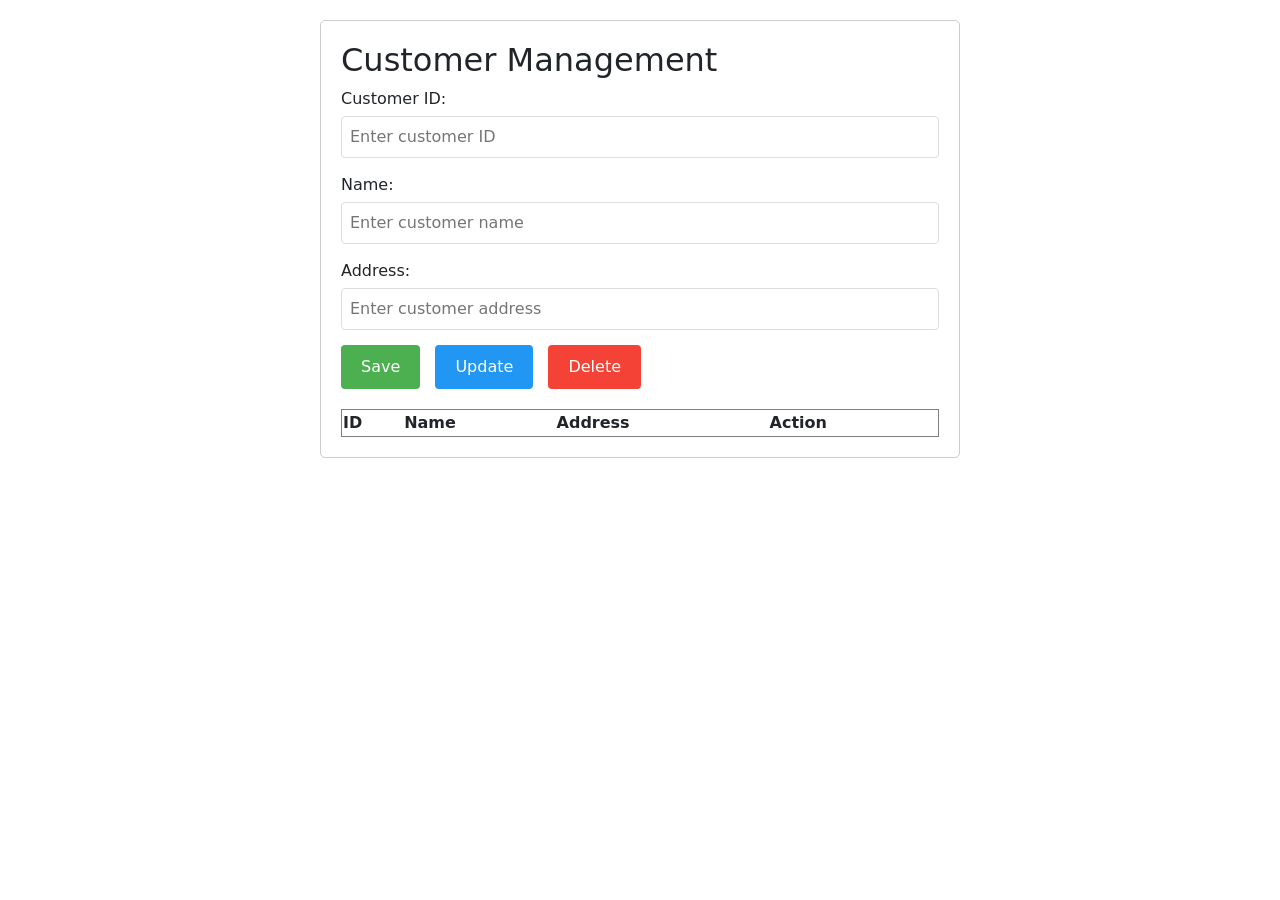
<file: 11_Frontend/index.html>
<!DOCTYPE html>
<html lang="en">
<head>
    <meta charset="UTF-8">
    <title>Customer Form</title>
    <link rel="stylesheet" href="css/bootstrap.css">
    <!-- Add jQuery -->
    <script src="https://code.jquery.com/jquery-3.6.0.min.js"></script>
    <style>
        .form-container {
            width: 50%;
            margin: 20px auto;
            padding: 20px;
            border: 1px solid #ccc;
            border-radius: 5px;
        }
        .form-group {
            margin-bottom: 15px;
        }
        label {
            display: block;
            margin-bottom: 5px;
        }
        input[type="text"] {
            width: 100%;
            padding: 8px;
            border: 1px solid #ddd;
            border-radius: 4px;
        }
        .btn {
            padding: 10px 20px;
            border: none;
            border-radius: 4px;
            cursor: pointer;
            margin-right: 10px;
        }
        .btn-save {
            background-color: #4CAF50;
            color: white;
        }
        .btn-update {
            background-color: #2196F3;
            color: white;
        }
        .btn-delete {
            background-color: #f44336;
            color: white;
        }
        .action-btn {
            padding: 5px 10px;
            margin: 2px;
            border: none;
            border-radius: 3px;
            cursor: pointer;
            color: white;
        }
        .edit-btn {
            background-color: #2196F3;
        }
        .delete-btn {
            background-color: #f44336;
        }
    </style>
</head>
<body>
<div class="form-container">
    <h2>Customer Management</h2>
    <form id="customerForm">
        <div class="form-group">
            <label for="customerId">Customer ID:</label>
            <input type="text" id="customerId" name="id" placeholder="Enter customer ID">
        </div>

        <div class="form-group">
            <label for="customerName">Name:</label>
            <input type="text" id="customerName" name="name" placeholder="Enter customer name">
        </div>

        <div class="form-group">
            <label for="customerAddress">Address:</label>
            <input type="text" id="customerAddress" name="address" placeholder="Enter customer address">
        </div>

        <div class="form-group">
            <button type="button" class="btn btn-save" id="saveBtn">Save</button>
            <button type="button" class="btn btn-update" id="updateBtn">Update</button>
            <button type="button" class="btn btn-delete" id="deleteBtn">Delete</button>
        </div>
    </form>

    <table id="customerTable" border="1" style="width: 100%; margin-top: 20px;">
        <thead>
        <tr>
            <th>ID</th>
            <th>Name</th>
            <th>Address</th>
            <th>Action</th>
        </tr>
        </thead>
        <tbody>
        </tbody>
    </table>
</div>
<script src="js/bootstrap.js"></script>
<script src="js/script.js"></script>
</body>
</html>
</file>
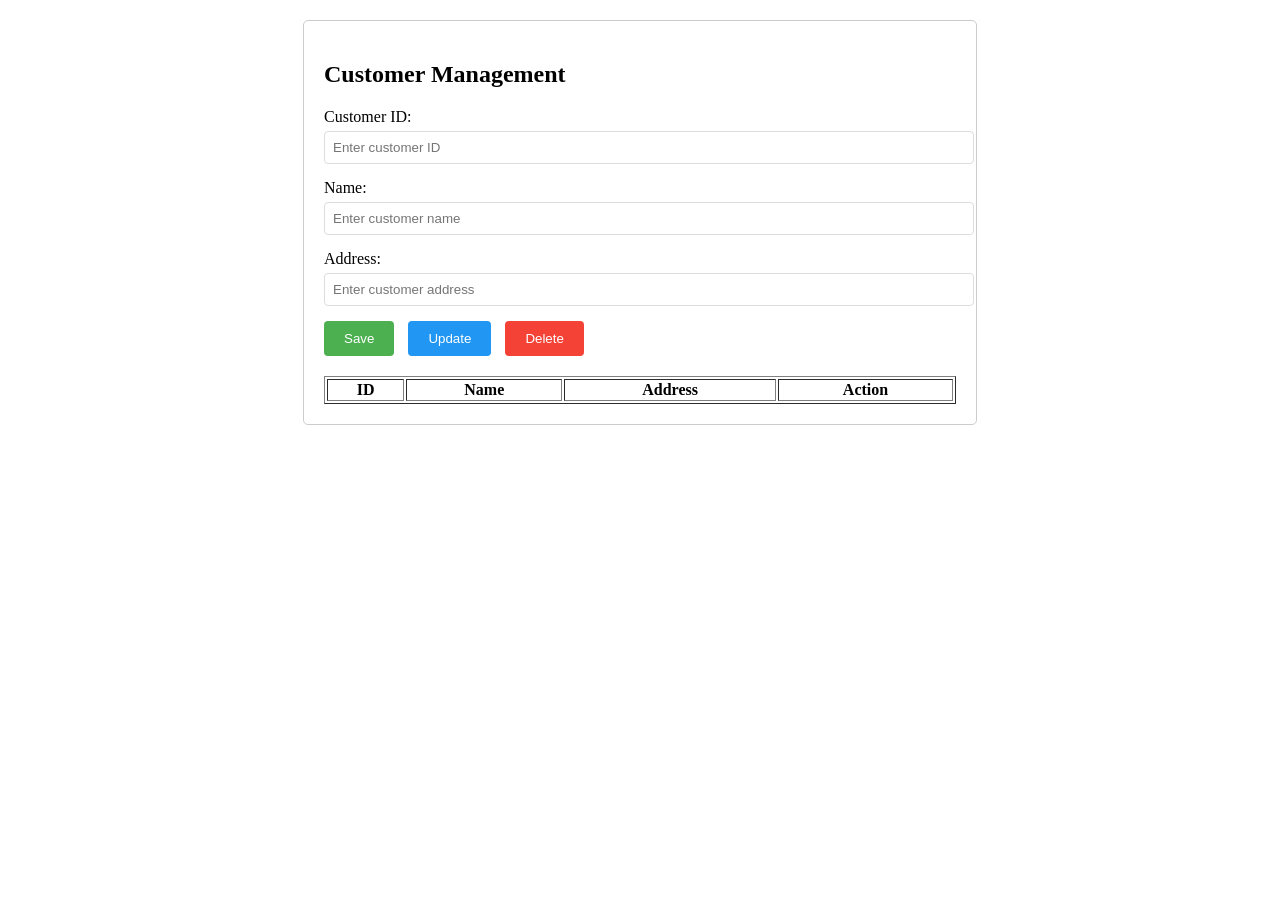
<file: 09_RestControllers/web/WEB-INF/views/index.html>
<!DOCTYPE html>
<html lang="en">
<head>
    <meta charset="UTF-8">
    <title>Customer Form</title>
    <style>
        .form-container {
            width: 50%;
            margin: 20px auto;
            padding: 20px;
            border: 1px solid #ccc;
            border-radius: 5px;
        }
        .form-group {
            margin-bottom: 15px;
        }
        label {
            display: block;
            margin-bottom: 5px;
        }
        input[type="text"] {
            width: 100%;
            padding: 8px;
            border: 1px solid #ddd;
            border-radius: 4px;
        }
        .btn {
            padding: 10px 20px;
            border: none;
            border-radius: 4px;
            cursor: pointer;
            margin-right: 10px;
        }
        .btn-save {
            background-color: #4CAF50;
            color: white;
        }
        .btn-update {
            background-color: #2196F3;
            color: white;
        }
        .btn-delete {
            background-color: #f44336;
            color: white;
        }
    </style>
</head>
<body>
<div class="form-container">
    <h2>Customer Management</h2>
    <form id="customerForm">
        <div class="form-group">
            <label for="customerId">Customer ID:</label>
            <input type="text" id="customerId" name="id" placeholder="Enter customer ID">
        </div>

        <div class="form-group">
            <label for="customerName">Name:</label>
            <input type="text" id="customerName" name="name" placeholder="Enter customer name">
        </div>

        <div class="form-group">
            <label for="customerAddress">Address:</label>
            <input type="text" id="customerAddress" name="address" placeholder="Enter customer address">
        </div>

        <div class="form-group">
            <button type="button" class="btn btn-save" onclick="saveCustomer()">Save</button>
            <button type="button" class="btn btn-update" onclick="updateCustomer()">Update</button>
            <button type="button" class="btn btn-delete" onclick="deleteCustomer()">Delete</button>
        </div>
    </form>

    <table id="customerTable" border="1" style="width: 100%; margin-top: 20px;">
        <thead>
        <tr>
            <th>ID</th>
            <th>Name</th>
            <th>Address</th>
            <th>Action</th>
        </tr>
        </thead>
        <tbody>
        </tbody>
    </table>
</div>
</body>
</html>
</file>
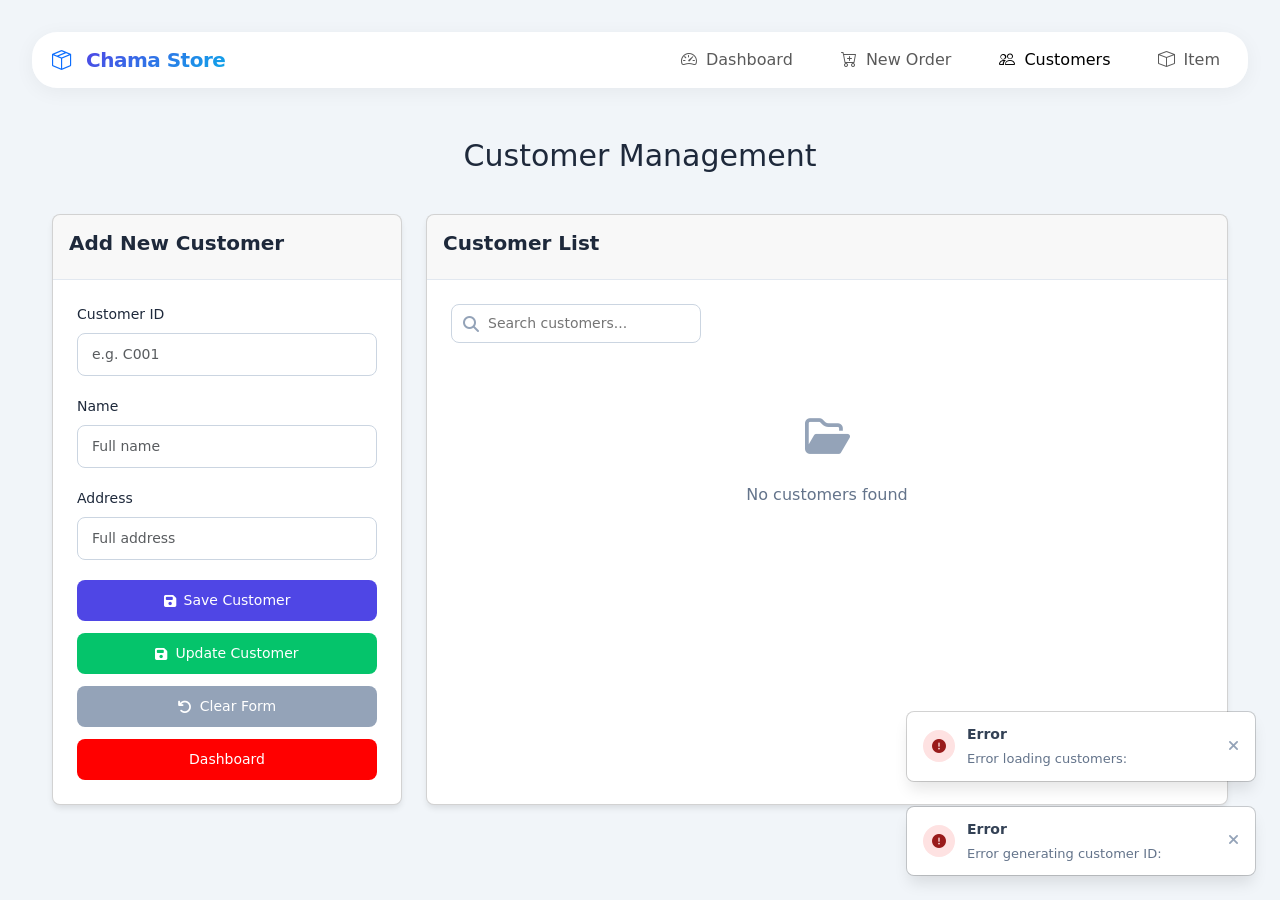
<file: 14_Springboot_Frontend/target/classes/lk/ijse/customer.html>
<!DOCTYPE html>
<html lang="en">
<head>
    <meta charset="UTF-8">
    <meta name="viewport" content="width=device-width, initial-scale=1.0">
    <title>Customer Management</title>
    <link rel="stylesheet" href="https://cdnjs.cloudflare.com/ajax/libs/font-awesome/6.4.0/css/all.min.css">
    <link href="https://cdn.jsdelivr.net/npm/bootstrap@5.3.2/dist/css/bootstrap.min.css" rel="stylesheet">
    <link href="https://cdn.jsdelivr.net/npm/bootstrap-icons@1.11.1/font/bootstrap-icons.css" rel="stylesheet">
    <link rel="stylesheet" href="css/customer.css">
    <script src="componnent/components.js"></script>
</head>
<body>
<!--Navigation Component-->
<div id="nav-placeholder"></div>

<div class="container">
    <header style="display: flex ;align-items: center; justify-content: center ; gap: 50px" >
        <h1>Customer Management</h1>
    </header>


    <div class="content-wrapper">
        <!-- Form Card -->
        <div class="card">
            <div class="card-header">
                <h2 class="card-title" id="formTitle">Add New Customer</h2>
            </div>
            <div class="card-body">
                <form id="customerForm">
                    <div class="form-group">
                        <label for="customerId">Customer ID</label>
                        <input type="text" class="form-control" id="customerId" placeholder="e.g. C001" required>
                    </div>
                    <div class="form-group">
                        <label for="customerName">Name</label>
                        <input type="text" class="form-control" id="customerName" placeholder="Full name" required>
                    </div>
                    <div class="form-group">
                        <label for="customerAddress">Address</label>
                        <input type="text" class="form-control" id="customerAddress" placeholder="Full address">
                    </div>

                    <button type="submit" class="btn btn-block" id="saveCustomerBtn">
                        <i class="fas fa-save"></i> Save Customer
                    </button>

                    <button type="submit" class="btn btn-block" id="updateCustomerBtn" style="background-color: #05c46b; margin-top: 0.75rem;">
                        <i class="fas fa-save"></i> Update Customer
                    </button>

                    <button type="button" class="btn btn-block" id="resetFormBtn" style="background-color: #94a3b8; margin-top: 0.75rem;">
                        <i class="fas fa-undo"></i> Clear Form
                    </button>
                    <button type="button" class="btn btn-block" id="dashboardBtn" style="background-color: #ff0000; margin-top: 0.75rem;">
                        <a href="dashboard.html" style="text-decoration: none; color: white;">Dashboard</a>
                    </button>

                    <div id="confirmDelete" class="confirm-delete">
                        <p class="confirm-message">Are you sure you want to delete this customer? This action cannot be undone.</p>
                        <div class="confirm-actions">
                            <button type="button" class="btn btn-sm" id="cancelDeleteBtn" style="background-color: #94a3b8;">
                                Cancel
                            </button>
                            <button type="button" class="btn btn-sm btn-danger" id="confirmDeleteBtn">
                                <i class="fas fa-trash"></i> Delete
                            </button>
                        </div>
                    </div>
                </form>
            </div>
        </div>

        <!-- Table Card -->
        <div class="card">
            <div class="card-header">
                <h2 class="card-title">Customer List</h2>
            </div>
            <div class="card-body">
                <div class="table-controls">
                    <div class="search-container">
                        <i class="fas fa-search search-icon"></i>
                        <input type="text" class="search-input" id="searchInput" placeholder="Search customers...">
                    </div>
                </div>

                <div style="overflow-x: auto;">
                    <table id="customerTable">
                        <thead>
                        <tr>
                            <th>ID</th>
                            <th>Name</th>
                            <th>Address</th>
                            <th>Actions</th>
                        </tr>
                        </thead>
                        <tbody id="customerTableBody">
                        <!-- Customer data will be loaded here -->
                        </tbody>
                    </table>

                    <div id="emptyTable" class="empty-table">
                        <div class="empty-icon">
                            <i class="far fa-folder-open"></i>
                        </div>
                        <p>No customers found</p>
                    </div>
                </div>
            </div>
        </div>
    </div>
</div>

<div class="toast-container" id="toastContainer"></div>

<script src="js/jquery-3.7.1.min.js"></script>
<!-- Before closing body tag -->
<script src="https://cdn.jsdelivr.net/npm/bootstrap@5.3.2/dist/js/bootstrap.bundle.min.js"></script>
<script>
    $(document).ready(function() {
        // Load navbar
        $("#navbar-container").load("navbar.html", function(response, status, xhr) {
            if (status == "error") {
                console.log("Error loading navbar: " + xhr.status + " " + xhr.statusText);
            } else {
                // After navbar is loaded, set active state
                $('.nav-link').removeClass('active');
                $('[data-page="customer"]').addClass('active');
            }
        });
    });
</script>
<script src="js/customer.js"></script>
</body>
</html>
</file>
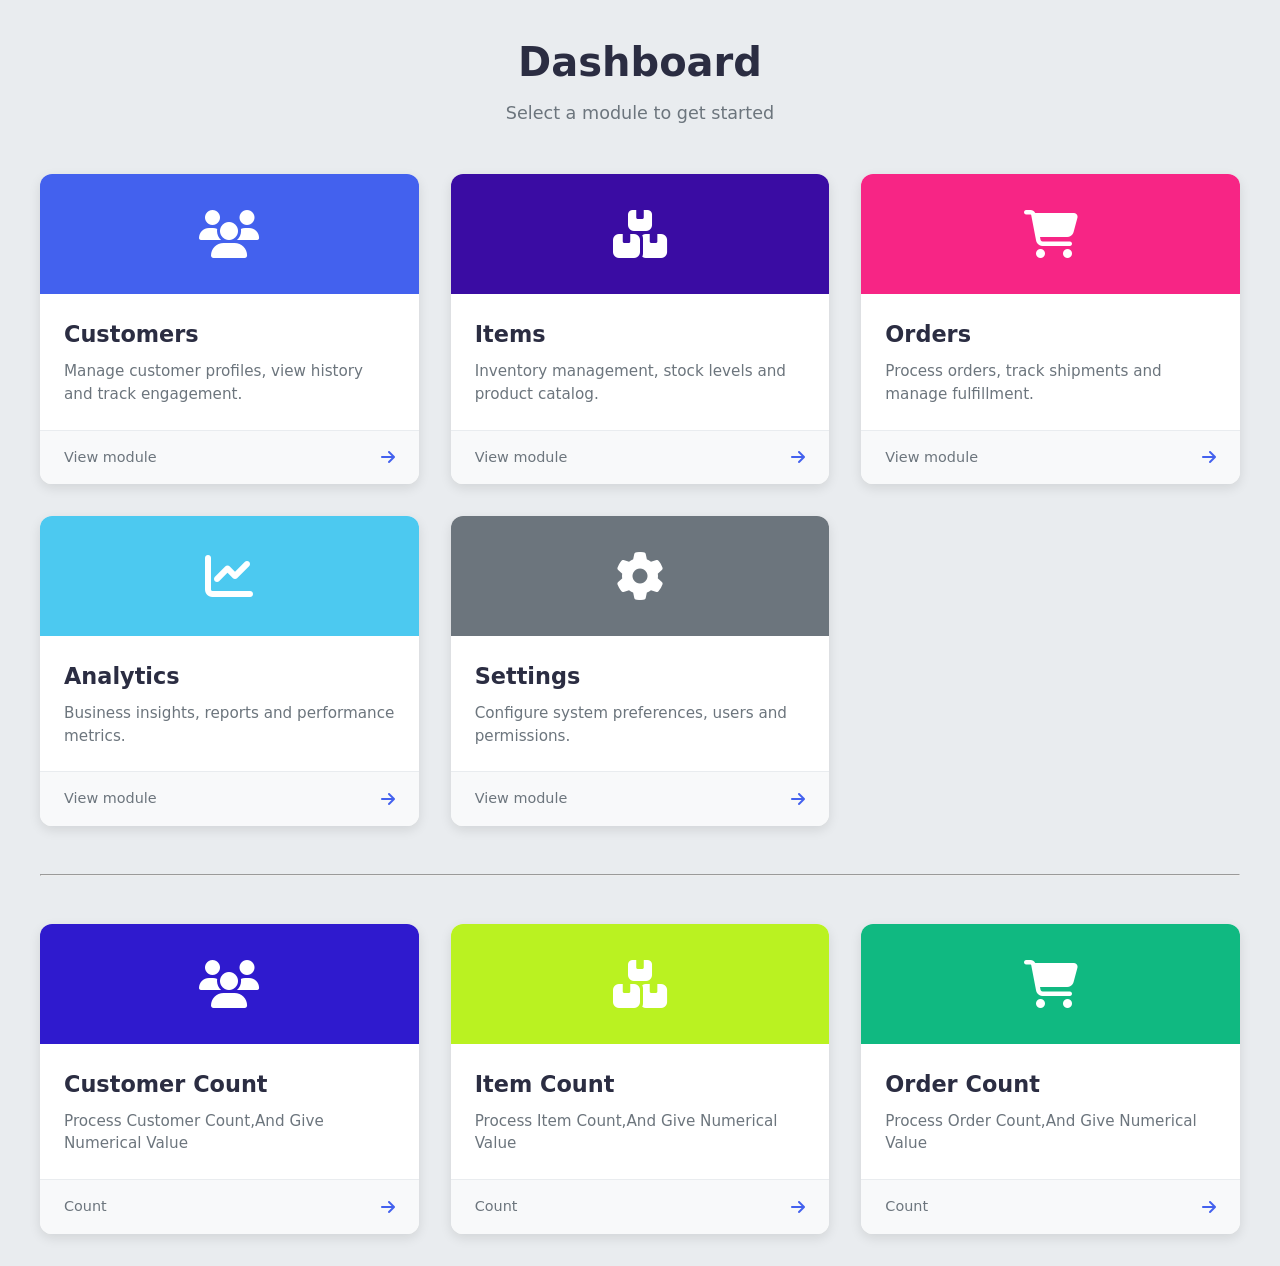
<file: 14_Springboot_Frontend/target/classes/lk/ijse/dashboard.html>
<!DOCTYPE html>
<html lang="en">
<head>
    <meta charset="UTF-8">
    <meta name="viewport" content="width=device-width, initial-scale=1.0">
    <title>Dashboard</title>
    <link rel="stylesheet" href="https://cdnjs.cloudflare.com/ajax/libs/font-awesome/6.4.0/css/all.min.css">
    <link rel="stylesheet" href="css/dashboard.css">
</head>
<body>
<div class="container">
    <header>
        <h1>Dashboard</h1>
        <p class="subtitle">Select a module to get started</p>
    </header>

    <div class="cards-grid">
        <!-- Customers Card -->
        <a href="customer.html" class="card" data-page="customers">
            <div class="card-icon" style="background-color: #4361ee;">
                <i class="fas fa-users"></i>
            </div>
            <div class="card-content">
                <h2 class="card-title">Customers</h2>
                <p class="card-description">Manage customer profiles, view history and track engagement.</p>
            </div>
            <div class="card-footer">
                <span>View module</span>
                <i class="fas fa-arrow-right"></i>
            </div>
        </a>

        <!-- Items Card -->
        <a href="item.html" class="card" data-page="items">
            <div class="card-icon" style="background-color: #3a0ca3;">
                <i class="fas fa-boxes"></i>
            </div>
            <div class="card-content">
                <h2 class="card-title">Items</h2>
                <p class="card-description">Inventory management, stock levels and product catalog.</p>
            </div>
            <div class="card-footer">
                <span>View module</span>
                <i class="fas fa-arrow-right"></i>
            </div>
        </a>

        <!-- Orders Card -->
        <a href="order.html" class="card" data-page="orders">
            <div class="card-icon" style="background-color: #f72585;">
                <i class="fas fa-shopping-cart"></i>
            </div>
            <div class="card-content">
                <h2 class="card-title">Orders</h2>
                <p class="card-description">Process orders, track shipments and manage fulfillment.</p>
            </div>
            <div class="card-footer">
                <span>View module</span>
                <i class="fas fa-arrow-right"></i>
            </div>
        </a>

        <!-- Analytics Card -->
        <a href="orderDetails.html" class="card" data-page="analytics">
            <div class="card-icon" style="background-color: #4cc9f0;">
                <i class="fas fa-chart-line"></i>
            </div>
            <div class="card-content">
                <h2 class="card-title">Analytics</h2>
                <p class="card-description">Business insights, reports and performance metrics.</p>
            </div>
            <div class="card-footer">
                <span>View module</span>
                <i class="fas fa-arrow-right"></i>
            </div>
        </a>

        <!-- Settings Card -->
        <a href="#" class="card" data-page="settings">
            <div class="card-icon" style="background-color: #6c757d;">
                <i class="fas fa-cog"></i>
            </div>
            <div class="card-content">
                <h2 class="card-title">Settings</h2>
                <p class="card-description">Configure system preferences, users and permissions.</p>
            </div>
            <div class="card-footer">
                <span>View module</span>
                <i class="fas fa-arrow-right"></i>
            </div>
        </a>
    </div>

    <br><br>
    <hr>
    <br><br>

    <div class="cards-grid">
        <!-- Orders Card -->
        <a href="customer.html" class="card" data-page="orders">
            <div class="card-icon" style="background-color: #2f1ace;">
                <i class="fas fa-users"></i>
            </div>
            <div class="card-content">
                <h2 class="card-title">Customer Count</h2>
                <p class="card-description">Process Customer Count,And Give Numerical Value</p>
            </div>
            <div class="card-footer">
                <span>Count</span>
                <i class="fas fa-arrow-right"></i>
            </div>
        </a>

        <a href="item.html" class="card" data-page="orders">
            <div class="card-icon" style="background-color: #baf221;">
                <i class="fas fa-boxes"></i>
            </div>
            <div class="card-content">
                <h2 class="card-title">Item Count</h2>
                <p class="card-description">Process Item Count,And Give Numerical Value</p>
            </div>
            <div class="card-footer">
                <span>Count</span>
                <i class="fas fa-arrow-right"></i>
            </div>
        </a>

        <a href="order.html" class="card" data-page="orders">
            <div class="card-icon" style="background-color: #10b981;">
                <i class="fas fa-shopping-cart"></i>
            </div>
            <div class="card-content">
                <h2 class="card-title">Order Count</h2>
                <p class="card-description">Process Order Count,And Give Numerical Value</p>
            </div>
            <div class="card-footer">
                <span>Count</span>
                <i class="fas fa-arrow-right"></i>
            </div>
        </a>
    </div>
</div>
<script src="js/jquery-3.7.1.min.js"></script>
<script src="js/dashboard.js"></script>
</body>
</html>
</file>
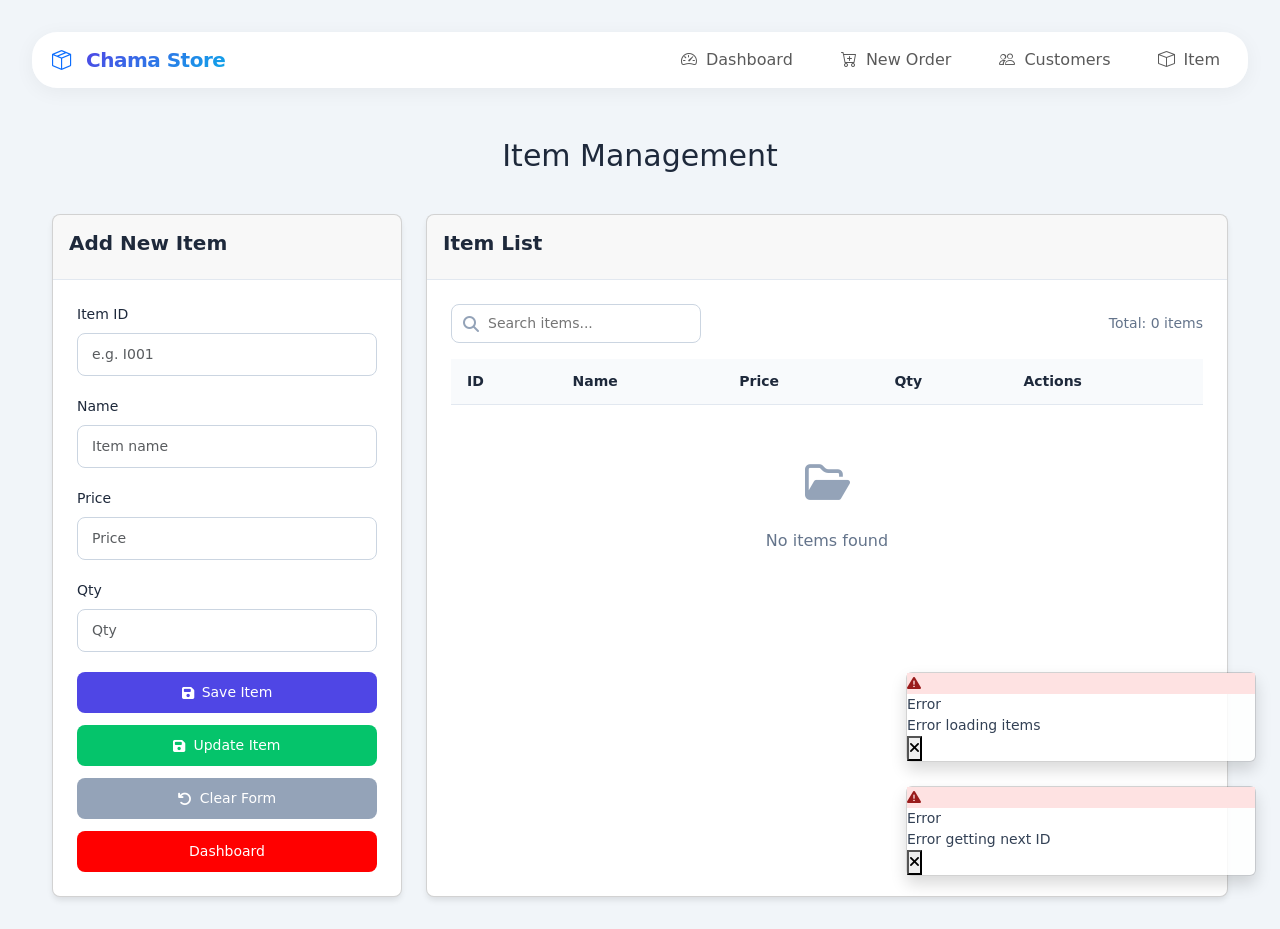
<file: 14_Springboot_Frontend/target/classes/lk/ijse/Item.html>
<!DOCTYPE html>
<html lang="en">
<head>
    <meta charset="UTF-8">
    <meta name="viewport" content="width=device-width, initial-scale=1.0">
    <title>Item Management</title>
    <link rel="stylesheet" href="https://cdnjs.cloudflare.com/ajax/libs/font-awesome/6.4.0/css/all.min.css">
    <link href="https://cdn.jsdelivr.net/npm/bootstrap@5.3.2/dist/css/bootstrap.min.css" rel="stylesheet">
    <link href="https://cdn.jsdelivr.net/npm/bootstrap-icons@1.11.1/font/bootstrap-icons.css" rel="stylesheet">
    <link rel="stylesheet" href="https://cdnjs.cloudflare.com/ajax/libs/font-awesome/6.4.0/css/all.min.css">
    <script src="componnent/components.js"></script>
    <link rel="stylesheet" href="css/item.css">
</head>
<body>
<!--Navigation Component-->
<div id="nav-placeholder"></div>

<div class="container">
    <header style="display: flex ;align-items: center; justify-content: center ; gap: 50px" >
        <h1>Item Management</h1>
    </header>

    <div class="content-wrapper">
        <!-- Form Card -->
        <div class="card">
            <div class="card-header">
                <h2 class="card-title" id="formTitle">Add New Item</h2>
            </div>
            <div class="card-body">
                <form id="itemForm">
                    <div class="form-group">
                        <label for="itemId">Item ID</label>
                        <input type="text" class="form-control" id="itemId" placeholder="e.g. I001" required>
                    </div>
                    <div class="form-group">
                        <label for="itemName">Name</label>
                        <input type="text" class="form-control" id="itemName" placeholder="Item name" required>
                    </div>
                    <div class="form-group">
                        <label for="itemPrice">Price</label>
                        <input type="number" class="form-control" id="itemPrice" placeholder="Price" step="0.01">
                    </div>

                    <div class="form-group">
                        <label for="itemQty">Qty</label>
                        <input type="number" class="form-control" id="itemQty" placeholder="Qty" min="0">
                    </div>
                    <button type="submit" class="btn btn-block" id="saveItemBtn">
                        <i class="fas fa-save"></i> Save Item
                    </button>

                    <button type="submit" class="btn btn-block" id="updateItemBtn" style="background-color: #05c46b; margin-top: 0.75rem;">
                        <i class="fas fa-save"></i> Update Item
                    </button>
                    <button type="button" class="btn btn-block" id="resetFormBtn" style="background-color: #94a3b8; margin-top: 0.75rem;">
                        <i class="fas fa-undo"></i> Clear Form
                    </button>

                    <button type="button" class="btn btn-block" id="dashboardBtn" style="background-color: #ff0000; margin-top: 0.75rem;">
                        <a href="dashboard.html" style="text-decoration: none; color: white;">Dashboard</a>
                    </button>

                    <div id="confirmDelete" class="confirm-delete">
                        <p class="confirm-message">Are you sure you want to delete this item? This action cannot be undone.</p>
                        <div class="confirm-actions">
                            <button type="button" class="btn btn-sm" id="cancelDeleteBtn" style="background-color: #94a3b8;">
                                Cancel
                            </button>
                            <button type="button" class="btn btn-sm btn-danger" id="confirmDeleteBtn">
                                <i class="fas fa-trash"></i> Delete
                            </button>
                        </div>
                    </div>
                </form>
            </div>
        </div>

        <!-- Table Card -->
        <div class="card">
            <div class="card-header">
                <h2 class="card-title">Item List</h2>
            </div>
            <div class="card-body">
                <div class="table-controls">
                    <div class="search-container">
                        <i class="fas fa-search search-icon"></i>
                        <input type="text" class="search-input" id="searchInput" placeholder="Search items...">
                    </div>
                    <div id="totalItems" style="font-size: 0.875rem; color: #64748b;">
                        Total: 0 items
                    </div>
                </div>

                <div style="overflow-x: auto;">
                    <table id="itemTable">
                        <thead>
                        <tr>
                            <th>ID</th>
                            <th>Name</th>
                            <th>Price</th>
                            <th>Qty</th>
                            <th>Actions</th>
                        </tr>
                        </thead>
                        <tbody id="itemTableBody">
                        <!-- Item data will be loaded here -->
                        </tbody>
                    </table>
                    <div id="emptyTable" class="empty-table">
                        <div class="empty-icon">
                            <i class="far fa-folder-open"></i>
                        </div>
                        <p>No items found</p>
                    </div>
                </div>
            </div>
        </div>
    </div>
</div>

<!-- Toast Notifications -->
<div class="toast-container" id="toastContainer"></div>

<script src="js/jquery-3.7.1.min.js"></script>
<script src="js/item.js"></script>
</body>
</html>
</file>
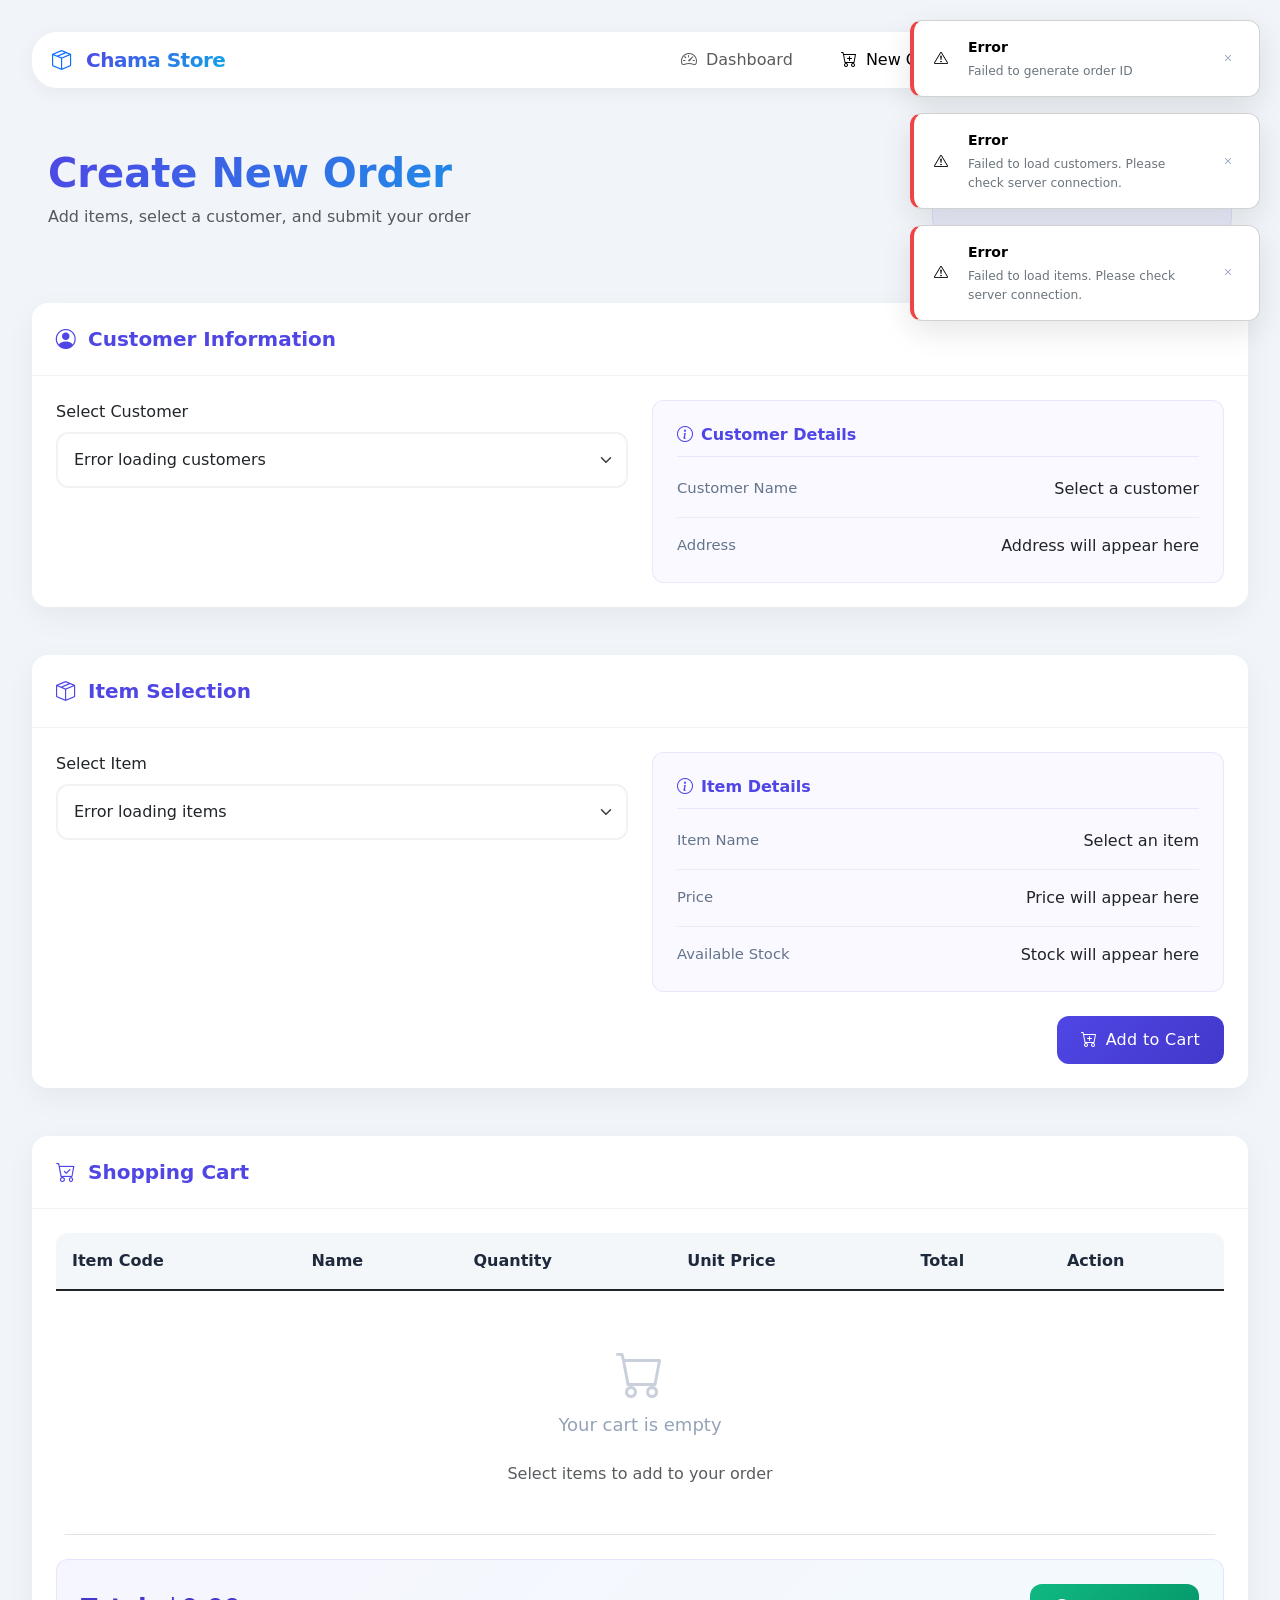
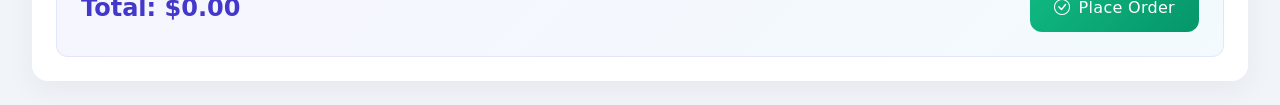
<file: 14_Springboot_Frontend/target/classes/lk/ijse/order.html>
<!DOCTYPE html>
<html lang="en" data-bs-theme="light">
<head>
  <meta charset="UTF-8">
  <meta name="viewport" content="width=device-width, initial-scale=1.0">
  <title>Order Management System</title>
  <link rel="stylesheet" href="https://cdnjs.cloudflare.com/ajax/libs/font-awesome/6.4.0/css/all.min.css">
  <link href="https://cdn.jsdelivr.net/npm/bootstrap@5.3.2/dist/css/bootstrap.min.css" rel="stylesheet">
  <link href="https://cdn.jsdelivr.net/npm/bootstrap-icons@1.11.1/font/bootstrap-icons.css" rel="stylesheet">
  <link href="https://fonts.googleapis.com/css2?family=Inter:wght@300;400;500;600;700&display=swap" rel="stylesheet">
  <link rel="stylesheet" href="css/order.css">
  <script src="componnent/components.js"></script>

</head>
<body>

<!--Navigation Component-->
<div id="nav-placeholder"></div>

<div class="app-container">
  <div class="page-header">
    <div class="row align-items-center">
      <div class="col-lg-6">
        <h1 class="gradient-text mb-0">Create New Order</h1>
        <p class="text-muted mt-2">Add items, select a customer, and submit your order</p>
      </div>
      <div class="col-lg-6">
        <div class="order-id-container ms-auto" style="max-width: 300px">
          <span class="order-id-label">Order ID</span>
          <div class="order-id-value" id="orderIdDisplay">Loading...</div>
          <input type="hidden" id="orderId">
        </div>
      </div>
    </div>
  </div>

  <div class="row g-4">
    <!-- Customer Selection Card -->
    <div class="col-lg-12">
      <div class="card">
        <div class="card-header">
          <h5 class="card-title mb-0">
            <i class="bi bi-person-circle"></i> Customer Information
          </h5>
        </div>
        <div class="card-body">
          <div class="row g-4">
            <div class="col-md-6 position-relative">
              <label for="customerDetailsSelect" class="form-label">Select Customer</label>
              <select class="form-select form-select-lg" id="customerDetailsSelect">
                <option value="">Loading customers...</option>
              </select>
            </div>
            <div class="col-md-6">
              <div class="details-panel h-100">
                <h6><i class="bi bi-info-circle me-2"></i>Customer Details</h6>
                <div class="detail-item">
                  <span class="detail-label">Customer Name</span>
                  <span class="detail-value" id="customerDetailsName">Select a customer</span>
                </div>
                <div class="detail-item">
                  <span class="detail-label">Address</span>
                  <span class="detail-value" id="customerDetailsAddress">Address will appear here</span>
                </div>
              </div>
            </div>
          </div>
        </div>
      </div>
    </div>

    <!-- Item Selection Card -->
    <div class="col-lg-12">
      <div class="card">
        <div class="card-header">
          <h5 class="card-title mb-0">
            <i class="bi bi-box-seam"></i> Item Selection
          </h5>
        </div>
        <div class="card-body">
          <div class="row g-4">
            <div class="col-md-6 position-relative">
              <label for="ItemDetailsSelect" class="form-label">Select Item</label>
              <select class="form-select form-select-lg" id="ItemDetailsSelect">
                <option value="">Loading items...</option>
              </select>
            </div>
            <div class="col-md-6">
              <div class="details-panel h-100">
                <h6><i class="bi bi-info-circle me-2"></i>Item Details</h6>
                <div class="detail-item">
                  <span class="detail-label">Item Name</span>
                  <span class="detail-value" id="ItemDetailsName">Select an item</span>
                </div>
                <div class="detail-item">
                  <span class="detail-label">Price</span>
                  <span class="detail-value" id="ItemDetailsPrice">Price will appear here</span>
                </div>
                <div class="detail-item">
                  <span class="detail-label">Available Stock</span>
                  <span class="detail-value" id="ItemDetailsStock">Stock will appear here</span>
                </div>
              </div>
            </div>
          </div>
          <div class="text-end mt-4">
            <button class="btn btn-primary btn-icon" id="addToCartBtn">
              <i class="bi bi-cart-plus"></i> Add to Cart
            </button>
          </div>
        </div>
      </div>
    </div>

    <!-- Shopping Cart Card -->
    <div class="col-lg-12">
      <div class="card">
        <div class="card-header">
          <h5 class="card-title mb-0">
            <i class="bi bi-cart-check"></i> Shopping Cart
          </h5>
        </div>
        <div class="card-body">
          <div class="table-responsive">
            <table class="table">
              <thead>
              <tr>
                <th>Item Code</th>
                <th>Name</th>
                <th>Quantity</th>
                <th>Unit Price</th>
                <th>Total</th>
                <th>Action</th>
              </tr>
              </thead>
              <tbody class="table-group-divider" id="cartTableBody">
              <!-- Cart items will be added here -->
              <tr>
                <td colspan="6">
                  <div class="empty-cart">
                    <i class="bi bi-cart"></i>
                    <p>Your cart is empty</p>
                    <span class="text-muted">Select items to add to your order</span>
                  </div>
                </td>
              </tr>
              </tbody>
            </table>
          </div>

          <div class="total-section">
            <div class="row align-items-center">
              <div class="col-md-6">
                <span class="total-amount" id="totalAmount">Total: $0.00</span>
              </div>
              <div class="col-md-6 text-md-end mt-3 mt-md-0">
                <button class="btn btn-success btn-icon" id="placeOrderButton">
                  <i class="bi bi-check-circle"></i> Place Order
                </button>
              </div>
            </div>
          </div>
        </div>
      </div>
    </div>
  </div>
</div>

<div id="toastContainer"></div>

<!-- Bootstrap, jQuery and custom script -->
<script src="https://cdn.jsdelivr.net/npm/bootstrap@5.3.2/dist/js/bootstrap.bundle.min.js"></script>
<script src="https://code.jquery.com/jquery-3.7.1.min.js"></script>
<script src="js/order.js"></script>
</body>
</html>
</file>
<file: 14_Springboot_Frontend/target/classes/lk/ijse/css/customer.css>
:root {
    --primary: #2563eb;
    --primary-dark: #1d4ed8;
    --danger: #ef4444;
    --success: #10b981;
    --dark: #1e293b;
    --light: #f8fafc;
    --gray: #e2e8f0;
    --text: #334155;
    --border: #cbd5e1;
    --shadow: 0 4px 6px -1px rgba(0, 0, 0, 0.1);
    --radius: 8px;
}

* {
    margin: 0;
    padding: 0;
    box-sizing: border-box;
}

body {
    font-family: 'Segoe UI', system-ui, -apple-system, sans-serif;
    background-color: #f1f5f9;
    color: var(--text);
    line-height: 1.5;
    padding: 2rem;
}

.container {
    max-width: 1200px;
    margin: 0 auto;
}

header {
    margin-bottom: 2rem;
}

h1 {
    color: var(--dark);
    font-size: 1.875rem;
    margin-bottom: 0.5rem;
}

.content-wrapper {
    display: grid;
    grid-template-columns: 350px 1fr;
    gap: 1.5rem;
}

@media (max-width: 992px) {
    .content-wrapper {
        grid-template-columns: 1fr;
    }
}

.card {
    background-color: white;
    border-radius: var(--radius);
    box-shadow: var(--shadow);
    overflow: hidden;
}

.card-header {
    padding: 1rem;
    border-bottom: 1px solid var(--gray);
}

.card-title {
    font-size: 1.25rem;
    font-weight: 600;
    color: var(--dark);
}

.card-body {
    padding: 1.5rem;
}

/* Form */
.form-group {
    margin-bottom: 1.25rem;
}

label {
    display: block;
    margin-bottom: 0.5rem;
    font-weight: 500;
    color: var(--dark);
    font-size: 0.875rem;
}

.form-control {
    width: 100%;
    padding: 0.625rem 0.875rem;
    border: 1px solid var(--border);
    border-radius: var(--radius);
    font-size: 0.875rem;
}

.form-control:focus {
    outline: none;
    border-color: var(--primary);
    box-shadow: 0 0 0 3px rgba(37, 99, 235, 0.1);
}

.btn {
    display: inline-flex;
    align-items: center;
    justify-content: center;
    padding: 0.625rem 1rem;
    background-color: var(--primary);
    color: white;
    border: none;
    border-radius: var(--radius);
    font-weight: 500;
    font-size: 0.875rem;
    cursor: pointer;
    transition: background-color 0.2s, transform 0.1s;
}

.btn:hover {
    background-color: var(--primary-dark);
}

.btn:active {
    transform: translateY(1px);
}

.btn i {
    margin-right: 0.5rem;
}

.btn-block {
    width: 100%;
}

.btn-danger {
    background-color: var(--danger);
}

.btn-sm {
    padding: 0.375rem 0.75rem;
    font-size: 0.75rem;
}

.btn-icon {
    width: 2rem;
    height: 2rem;
    padding: 0;
    display: inline-flex;
    align-items: center;
    justify-content: center;
}

.btn-icon i {
    margin-right: 0;
}

/* Table */
.table-controls {
    display: flex;
    justify-content: space-between;
    align-items: center;
    margin-bottom: 1rem;
}

.search-container {
    position: relative;
    width: 250px;
}

.search-input {
    width: 100%;
    padding: 0.5rem 1rem 0.5rem 2.25rem;
    border: 1px solid var(--border);
    border-radius: var(--radius);
    font-size: 0.875rem;
}

.search-icon {
    position: absolute;
    left: 0.75rem;
    top: 50%;
    transform: translateY(-50%);
    color: #94a3b8;
}

table {
    width: 100%;
    border-collapse: collapse;
}

th, td {
    text-align: left;
    padding: 0.75rem 1rem;
    border-bottom: 1px solid var(--gray);
    font-size: 0.875rem;
}

th {
    font-weight: 600;
    color: var(--dark);
    background-color: #f8fafc;
}

tr:last-child td {
    border-bottom: none;
}

tr:hover {
    background-color: #f8fafc;
}

.action-cell {
    width: 120px;
    white-space: nowrap;
}

.empty-table {
    padding: 3rem 1rem;
    text-align: center;
    color: #64748b;
}

.empty-icon {
    font-size: 2.5rem;
    color: #94a3b8;
    margin-bottom: 1rem;
}

/* Toast Notification */
.toast-container {
    position: fixed;
    bottom: 1.5rem;
    right: 1.5rem;
    z-index: 1010;
}

.toast {
    display: flex;
    align-items: center;
    padding: 0.75rem 1rem;
    background-color: white;
    border-radius: var(--radius);
    box-shadow: 0 10px 15px -3px rgba(0, 0, 0, 0.1);
    margin-top: 0.75rem;
    transform: translateX(150%);
    transition: transform 0.3s;
    max-width: 350px;
}

.toast.show {
    transform: translateX(0);
}

.toast.success .toast-icon {
    background-color: #dcfce7;
    color: #166534;
}

.toast.error .toast-icon {
    background-color: #fee2e2;
    color: #991b1b;
}

.toast-icon {
    width: 2rem;
    height: 2rem;
    border-radius: 50%;
    display: flex;
    align-items: center;
    justify-content: center;
    margin-right: 0.75rem;
    flex-shrink: 0;
}

.toast-content {
    flex-grow: 1;
}

.toast-title {
    font-weight: 600;
    font-size: 0.875rem;
    margin-bottom: 0.25rem;
}

.toast-message {
    font-size: 0.8125rem;
    color: #64748b;
}

.toast-close {
    background: none;
    border: none;
    color: #94a3b8;
    cursor: pointer;
    padding: 0.5rem;
    margin: -0.5rem;
    flex-shrink: 0;
}

/* Confirmations */
.confirm-delete {
    display: none;
    background-color: #fee2e2;
    border: 1px solid #fecaca;
    border-radius: var(--radius);
    padding: 0.75rem;
    margin-top: 0.5rem;
}

.confirm-delete.show {
    display: block;
}

.confirm-message {
    color: #991b1b;
    font-size: 0.875rem;
    margin-bottom: 0.75rem;
}

.confirm-actions {
    display: flex;
    gap: 0.5rem;
}
</file>
<file: 14_Springboot_Frontend/target/classes/lk/ijse/css/dashboard.css>
:root {
    --primary: #4361ee;
    --dark: #2b2d42;
    --light: #f8f9fa;
    --gray: #e9ecef;
    --shadow: 0 4px 12px rgba(0, 0, 0, 0.1);
    --transition: all 0.3s ease;
}

* {
    margin: 0;
    padding: 0;
    box-sizing: border-box;
}

body {
    font-family: 'Segoe UI', system-ui, -apple-system, sans-serif;
    background-color: var(--gray);
    color: var(--dark);
    padding: 2rem;
    line-height: 1.5;
}

.container {
    max-width: 1200px;
    margin: 0 auto;
}

header {
    text-align: center;
    margin-bottom: 3rem;
}

h1 {
    font-size: 2.5rem;
    margin-bottom: 0.5rem;
    color: var(--dark);
}

.subtitle {
    font-size: 1.1rem;
    color: #6c757d;
    margin-bottom: 1rem;
}

.cards-grid {
    display: grid;
    grid-template-columns: repeat(auto-fill, minmax(280px, 1fr));
    gap: 2rem;
}

.card {
    background-color: white;
    border-radius: 12px;
    box-shadow: var(--shadow);
    overflow: hidden;
    transition: var(--transition);
    cursor: pointer;
    text-decoration: none;
    color: inherit;
    height: 100%;
    display: flex;
    flex-direction: column;
}

.card:hover {
    transform: translateY(-5px);
    box-shadow: 0 8px 24px rgba(0, 0, 0, 0.15);
}

.card:active {
    transform: translateY(-2px);
}

.card-icon {
    background-color: var(--primary);
    color: white;
    height: 120px;
    display: flex;
    align-items: center;
    justify-content: center;
}

.card-icon i {
    font-size: 3rem;
}

.card-content {
    padding: 1.5rem;
    flex: 1;
}

.card-title {
    font-size: 1.4rem;
    font-weight: 600;
    margin-bottom: 0.5rem;
}

.card-description {
    color: #6c757d;
    font-size: 0.95rem;
}

.card-footer {
    display: flex;
    align-items: center;
    padding: 1rem 1.5rem;
    background-color: #f8f9fa;
    border-top: 1px solid #e9ecef;
}

.card-footer span {
    color: #6c757d;
    font-size: 0.9rem;
}

.card-footer i {
    margin-left: auto;
    color: var(--primary);
}

@media (max-width: 768px) {
    body {
        padding: 1rem;
    }

    .cards-grid {
        grid-template-columns: 1fr;
        gap: 1.5rem;
    }

    h1 {
        font-size: 2rem;
    }
}

/* Page Content Styling */
.page {
    display: none;
    position: fixed;
    top: 0;
    left: 0;
    width: 100%;
    height: 100%;
    background-color: white;
    z-index: 100;
    overflow-y: auto;
    padding: 2rem;
}

.page.active {
    display: block;
}

.page-header {
    display: flex;
    align-items: center;
    margin-bottom: 2rem;
}

.back-button {
    background: none;
    border: none;
    color: var(--primary);
    font-size: 1.2rem;
    cursor: pointer;
    display: flex;
    align-items: center;
    margin-right: 1rem;
}

.page-title {
    font-size: 1.8rem;
    font-weight: 600;
}

.page-content {
    max-width: 1000px;
    margin: 0 auto;
}
</file>
<file: 14_Springboot_Frontend/target/classes/lk/ijse/css/item.css>
:root {
    --primary: #2563eb;
    --primary-dark: #1d4ed8;
    --danger: #ef4444;
    --success: #10b981;
    --dark: #1e293b;
    --light: #f8fafc;
    --gray: #e2e8f0;
    --text: #334155;
    --border: #cbd5e1;
    --shadow: 0 4px 6px -1px rgba(0, 0, 0, 0.1);
    --radius: 8px;
}

* {
    margin: 0;
    padding: 0;
    box-sizing: border-box;
}

body {
    font-family: 'Segoe UI', system-ui, -apple-system, sans-serif;
    background-color: #f1f5f9;
    color: var(--text);
    line-height: 1.5;
    padding: 2rem;
}

.container {
    max-width: 1200px;
    margin: 0 auto;
}

header {
    margin-bottom: 2rem;
}

h1 {
    color: var(--dark);
    font-size: 1.875rem;
    margin-bottom: 0.5rem;
}

.content-wrapper {
    display: grid;
    grid-template-columns: 350px 1fr;
    gap: 1.5rem;
}

@media (max-width: 992px) {
    .content-wrapper {
        grid-template-columns: 1fr;
    }
}

.card {
    background-color: white;
    border-radius: var(--radius);
    box-shadow: var(--shadow);
    overflow: hidden;
}

.card-header {
    padding: 1rem;
    border-bottom: 1px solid var(--gray);
}

.card-title {
    font-size: 1.25rem;
    font-weight: 600;
    color: var(--dark);
}

.card-body {
    padding: 1.5rem;
}

/* Form */
.form-group {
    margin-bottom: 1.25rem;
}

label {
    display: block;
    margin-bottom: 0.5rem;
    font-weight: 500;
    color: var(--dark);
    font-size: 0.875rem;
}

.form-control {
    width: 100%;
    padding: 0.625rem 0.875rem;
    border: 1px solid var(--border);
    border-radius: var(--radius);
    font-size: 0.875rem;
}

.form-control:focus {
    outline: none;
    border-color: var(--primary);
    box-shadow: 0 0 0 3px rgba(37, 99, 235, 0.1);
}

.btn {
    display: inline-flex;
    align-items: center;
    justify-content: center;
    padding: 0.625rem 1rem;
    background-color: var(--primary);
    color: white;
    border: none;
    border-radius: var(--radius);
    font-weight: 500;
    font-size: 0.875rem;
    cursor: pointer;
    transition: background-color 0.2s, transform 0.1s;
}

.btn:hover {
    background-color: var(--primary-dark);
}

.btn:active {
    transform: translateY(1px);
}

.btn i {
    margin-right: 0.5rem;
}

.btn-block {
    width: 100%;
}

.btn-danger {
    background-color: var(--danger);
}

.btn-sm {
    padding: 0.375rem 0.75rem;
    font-size: 0.75rem;
}


.btn-icon i {
    margin-right: 0;
}

/* Table */
.table-controls {
    display: flex;
    justify-content: space-between;
    align-items: center;
    margin-bottom: 1rem;
}

.search-container {
    position: relative;
    width: 250px;
}

.search-input {
    width: 100%;
    padding: 0.5rem 1rem 0.5rem 2.25rem;
    border: 1px solid var(--border);
    border-radius: var(--radius);
    font-size: 0.875rem;
}

.search-icon {
    position: absolute;
    left: 0.75rem;
    top: 50%;
    transform: translateY(-50%);
    color: #94a3b8;
}

table {
    width: 100%;
    border-collapse: collapse;
}

th, td {
    text-align: left;
    padding: 0.75rem 1rem;
    border-bottom: 1px solid var(--gray);
    font-size: 0.875rem;
}

th {
    font-weight: 600;
    color: var(--dark);
    background-color: #f8fafc;
}

tr:last-child td {
    border-bottom: none;
}

tr:hover {
    background-color: #f8fafc;
}

.empty-table {
    padding: 3rem 1rem;
    text-align: center;
    color: #64748b;
}

.empty-icon {
    font-size: 2.5rem;
    color: #94a3b8;
    margin-bottom: 1rem;
}

/* Toast Notification */
.toast-container {
    position: fixed;
    bottom: 1.5rem;
    right: 1.5rem;
    z-index: 1010;
}

.toast.success .toast-icon {
    background-color: #dcfce7;
    color: #166534;
}

.toast.error .toast-icon {
    background-color: #fee2e2;
    color: #991b1b;
}

/* Confirmations */
.confirm-delete {
    display: none;
    background-color: #fee2e2;
    border: 1px solid #fecaca;
    border-radius: var(--radius);
    padding: 0.75rem;
    margin-top: 0.5rem;
}

.confirm-delete.show {
    display: block;
}

.confirm-message {
    color: #991b1b;
    font-size: 0.875rem;
    margin-bottom: 0.75rem;
}

.confirm-actions {
    display: flex;
    gap: 0.5rem;
}
</file>
<file: 14_Springboot_Frontend/target/classes/lk/ijse/css/order.css>
:root {
    --primary: #4f46e5;
    --primary-light: #6366f1;
    --primary-dark: #4338ca;
    --secondary: #0ea5e9;
    --success: #10b981;
    --danger: #ef4444;
    --warning: #f59e0b;
    --light: #f8fafc;
    --dark: #0f172a;
}

body {
    font-family: 'Segoe UI', system-ui, -apple-system, sans-serif;
    background-color: #f1f5f9;
    color: var(--text);
    line-height: 1.5;
    padding: 2rem 2rem 0 2rem;
}


.app-container {
    max-width: 1400px;
    margin: 0 auto;
}

.page-header {
    padding: 0 1rem 1rem 1rem;
    margin-bottom: 2rem;
}

.card {
    border: none;
    border-radius: 1rem;
    box-shadow: 0 10px 30px rgba(0, 0, 0, 0.05);
    transition: all 0.3s ease;
    overflow: hidden;
    background: rgba(255, 255, 255, 0.95);
    backdrop-filter: blur(10px);
    margin-bottom: 1.5rem;
}

.card:hover {
    transform: translateY(-5px);
    box-shadow: 0 15px 35px rgba(0, 0, 0, 0.1);
}

.card-header {
    background: transparent;
    border-bottom: 1px solid rgba(0, 0, 0, 0.05);
    padding: 1.5rem;
}

.card-body {
    padding: 1.5rem;
}

.card-title {
    font-weight: 600;
    margin-bottom: 1.25rem;
    display: flex;
    align-items: center;
    color: var(--primary);
}

.card-title i {
    margin-right: 0.75rem;
    font-size: 1.25rem;
}

.form-control, .form-select {
    border: 2px solid rgba(0, 0, 0, 0.05);
    border-radius: 0.75rem;
    padding: 0.75rem 1rem;
    font-size: 1rem;
    transition: all 0.2s ease;
    background-color: rgba(255, 255, 255, 0.8);
}

.form-control:focus, .form-select:focus {
    border-color: var(--primary-light);
    box-shadow: 0 0 0 0.25rem rgba(99, 102, 241, 0.15);
}

.form-control-lg, .form-select-lg {
    height: 3.5rem;
    font-size: 1rem;
}

.btn {
    padding: 0.75rem 1.5rem;
    border-radius: 0.75rem;
    font-weight: 500;
    letter-spacing: 0.3px;
    transition: all 0.3s ease;
}

.btn-primary {
    background: linear-gradient(135deg, var(--primary) 0%, var(--primary-dark) 100%);
    border: none;
}

.btn-primary:hover {
    background: linear-gradient(135deg, var(--primary-dark) 0%, var(--primary-dark) 100%);
    transform: translateY(-2px);
    box-shadow: 0 5px 15px rgba(79, 70, 229, 0.3);
}

.btn-success {
    background: linear-gradient(135deg, var(--success) 0%, #059669 100%);
    border: none;
}

.btn-success:hover {
    background: linear-gradient(135deg, #059669 0%, #047857 100%);
    transform: translateY(-2px);
    box-shadow: 0 5px 15px rgba(16, 185, 129, 0.3);
}

.btn-danger {
    background: linear-gradient(135deg, var(--danger) 0%, #dc2626 100%);
    border: none;
}

.btn-danger:hover {
    background: linear-gradient(135deg, #dc2626 0%, #b91c1c 100%);
    transform: translateY(-2px);
    box-shadow: 0 5px 15px rgba(239, 68, 68, 0.3);
}

.btn-icon {
    display: inline-flex;
    align-items: center;
    justify-content: center;
}

.btn-icon i {
    margin-right: 0.5rem;
}

.details-panel {
    background: rgba(79, 70, 229, 0.03);
    border-radius: 0.75rem;
    padding: 1.5rem;
    border: 1px solid rgba(79, 70, 229, 0.1);
    height: 100%;
}

.details-panel h6 {
    color: var(--primary);
    font-weight: 600;
    margin-bottom: 1.25rem;
    padding-bottom: 0.75rem;
    border-bottom: 1px solid rgba(79, 70, 229, 0.1);
}

.details-panel .detail-item {
    display: flex;
    justify-content: space-between;
    margin-bottom: 1rem;
    padding-bottom: 1rem;
    border-bottom: 1px solid rgba(0, 0, 0, 0.05);
}

.details-panel .detail-item:last-child {
    margin-bottom: 0;
    padding-bottom: 0;
    border-bottom: none;
}

.details-panel .detail-label {
    color: #64748b;
    font-size: 0.925rem;
}

.details-panel .detail-value {
    font-weight: 500;
    text-align: right;
}

.table {
    border-radius: 0.75rem;
    overflow: hidden;
    margin-bottom: 0;
}

.table th {
    font-weight: 600;
    color: #1e293b;
    background-color: rgba(241, 245, 249, 0.8);
    padding: 1rem;
}

.table td {
    padding: 1rem;
    vertical-align: middle;
}

.badge {
    padding: 0.5rem 0.75rem;
    font-weight: 500;
    border-radius: 0.5rem;
}

.remove-btn {
    color: var(--danger);
    background: rgba(239, 68, 68, 0.05);
    border: none;
    border-radius: 0.5rem;
    padding: 0.5rem 0.75rem;
    transition: all 0.2s ease;
    font-size: 0.875rem;
}

.remove-btn:hover {
    background: rgba(239, 68, 68, 0.1);
    color: #b91c1c;
}

.total-section {
    background: linear-gradient(135deg, rgba(79, 70, 229, 0.05) 0%, rgba(14, 165, 233, 0.05) 100%);
    border-radius: 0.75rem;
    padding: 1.5rem;
    margin-top: 1.5rem;
    border: 1px solid rgba(79, 70, 229, 0.1);
}

.total-amount {
    font-size: 1.5rem;
    font-weight: 700;
    color: var(--primary-dark);
}

#toastContainer {
    position: fixed;
    top: 20px;
    right: 20px;
    z-index: 1050;
}

.toast {
    background: white;
    border-radius: 0.75rem;
    box-shadow: 0 10px 30px rgba(0, 0, 0, 0.1);
    margin-bottom: 1rem;
    padding: 1rem 1.25rem;
    display: flex;
    align-items: center;
    min-width: 300px;
    transform: translateX(120%);
    transition: transform 0.3s ease;
    border-left: 4px solid transparent;
}

.toast.show {
    transform: translateX(0);
}

.toast.success {
    border-left-color: var(--success);
}

.toast.error {
    border-left-color: var(--danger);
}

.toast-content {
    flex-grow: 1;
    margin: 0 0.75rem;
}

.toast-close {
    background: none;
    border: none;
    color: #94a3b8;
    cursor: pointer;
    transition: color 0.2s ease;
    padding: 0.25rem;
}

.toast-close:hover {
    color: #475569;
}

.order-id-container {
    background: rgba(79, 70, 229, 0.05);
    border: 1px solid rgba(79, 70, 229, 0.1);
    border-radius: 0.75rem;
    padding: 1rem 1.5rem;
    margin-bottom: 1.5rem;
}

.order-id-label {
    display: block;
    font-size: 0.875rem;
    font-weight: 500;
    color: #64748b;
    margin-bottom: 0.5rem;
}

.order-id-value {
    font-size: 1.25rem;
    font-weight: 600;
    color: var(--primary);
    letter-spacing: 0.5px;
}

@media (max-width: 992px) {
    .app-container {
        padding: 1rem;
    }

    .page-header {
        padding: 1.5rem 0;
    }

    .order-id-container {
        margin-top: 1rem;
    }
}

/* Loading spinner for selects */
.select-loading::after {
    content: "";
    position: absolute;
    right: 10px;
    top: 50%;
    transform: translateY(-50%);
    width: 20px;
    height: 20px;
    border-radius: 50%;
    border: 2px solid rgba(79, 70, 229, 0.2);
    border-top-color: var(--primary);
    animation: spin 0.8s linear infinite;
}

@keyframes spin {
    to {
        transform: translateY(-50%) rotate(360deg);
    }
}

/* Empty cart illustration */
.empty-cart {
    text-align: center;
    padding: 2rem;
    color: #94a3b8;
}

.empty-cart i {
    font-size: 3rem;
    margin-bottom: 1rem;
    opacity: 0.5;
}

.empty-cart p {
    font-size: 1.125rem;
    margin-bottom: 1.5rem;
}
</file>
